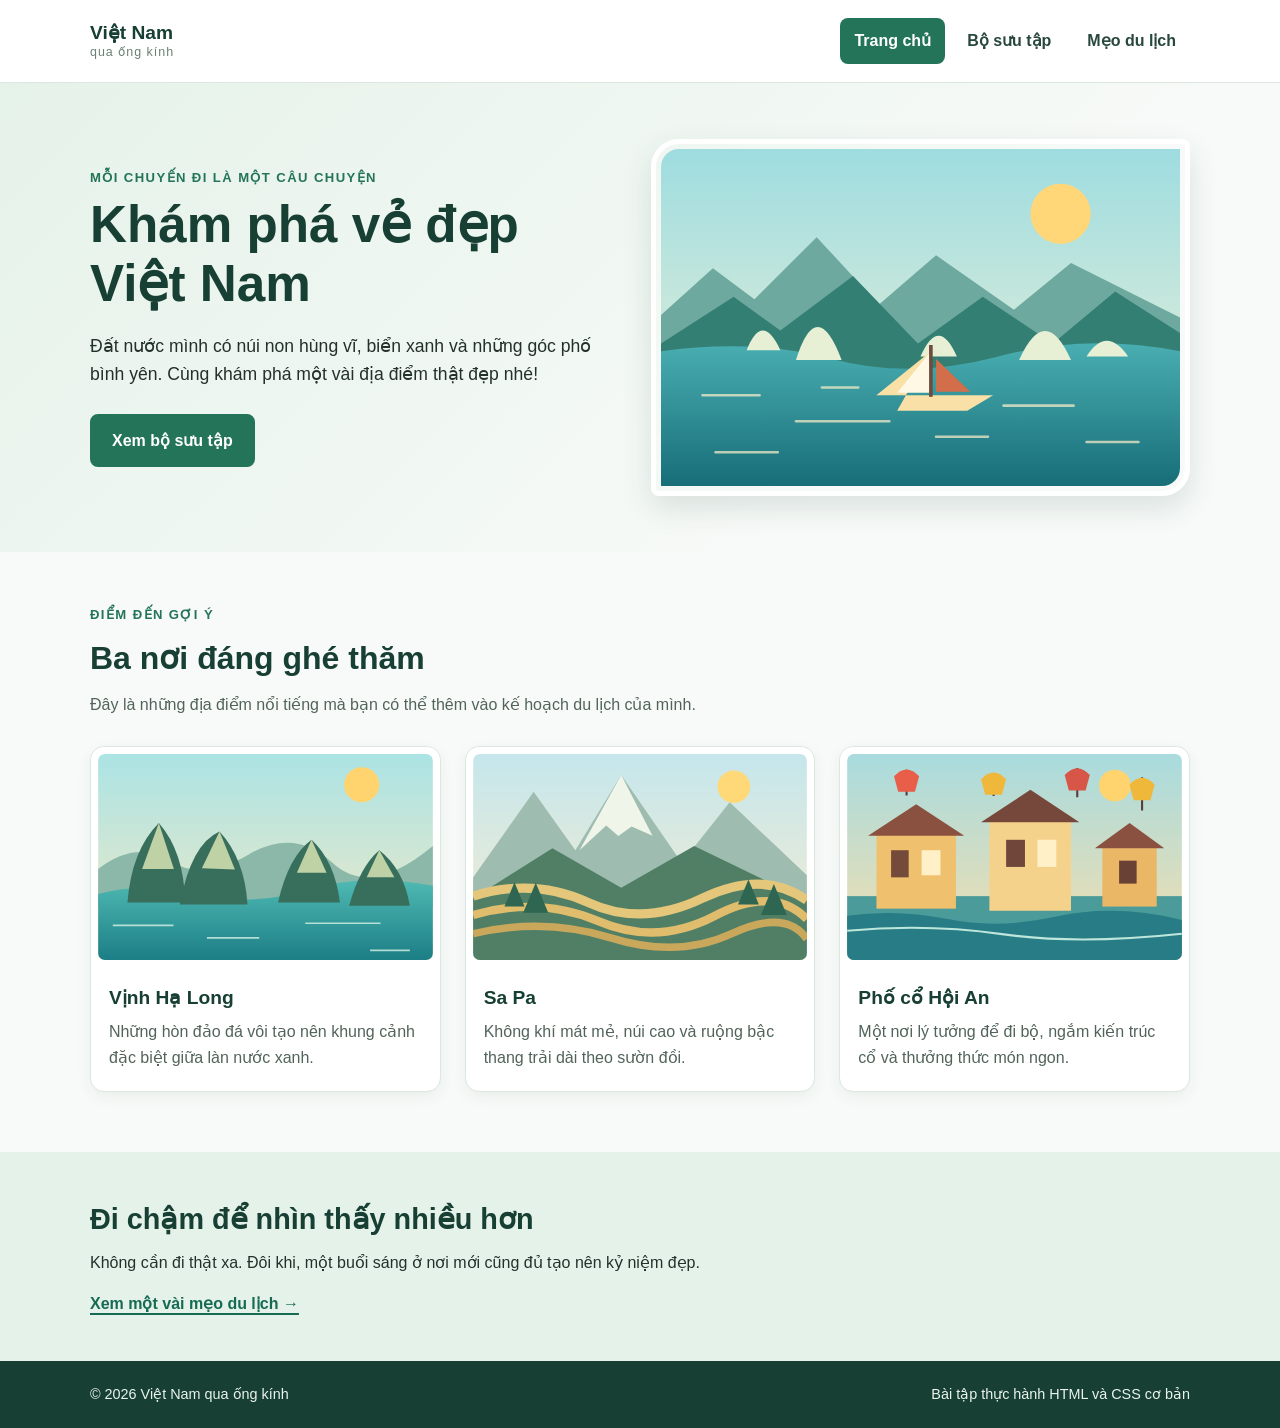
<file: index.html>
<!DOCTYPE html>
<html lang="vi">
<head>
    <meta charset="UTF-8">
    <meta name="viewport" content="width=device-width, initial-scale=1.0">
    <title>Khám phá Việt Nam - Trang chủ</title>
    <link rel="stylesheet" href="style.css">
</head>
<body>
    <a class="skip-link" href="#main-content">Chuyển đến nội dung chính</a>

    <header class="site-header">
        <div class="container header-inner">
            <a class="site-logo" href="index.html">Việt Nam <span>qua ống kính</span></a>
            <nav class="main-nav" aria-label="Điều hướng chính">
                <ul>
                    <li><a href="index.html" aria-current="page">Trang chủ</a></li>
                    <li><a href="gallery.html">Bộ sưu tập</a></li>
                    <li><a href="tips.html">Mẹo du lịch</a></li>
                </ul>
            </nav>
        </div>
    </header>

    <main id="main-content">
        <section class="hero">
            <div class="container hero-layout">
                <div class="hero-text">
                    <p class="eyebrow">Mỗi chuyến đi là một câu chuyện</p>
                    <h1>Khám phá vẻ đẹp Việt Nam</h1>
                    <p>Đất nước mình có núi non hùng vĩ, biển xanh và những góc phố bình yên. Cùng khám phá một vài địa điểm thật đẹp nhé!</p>
                    <a class="button-link" href="gallery.html">Xem bộ sưu tập</a>
                </div>
                <img class="hero-image" src="images/viet-nam.svg" alt="Minh họa vịnh biển Việt Nam với núi xanh và thuyền buồm">
            </div>
        </section>

        <section class="container section-spacing">
            <div class="section-heading">
                <p class="eyebrow">Điểm đến gợi ý</p>
                <h2>Ba nơi đáng ghé thăm</h2>
                <p>Đây là những địa điểm nổi tiếng mà bạn có thể thêm vào kế hoạch du lịch của mình.</p>
            </div>

            <div class="destination-grid">
                <article class="destination-card">
                    <img src="images/ha-long.svg" alt="Vịnh Hạ Long với những đảo đá giữa mặt nước">
                    <div class="card-content">
                        <h3>Vịnh Hạ Long</h3>
                        <p>Những hòn đảo đá vôi tạo nên khung cảnh đặc biệt giữa làn nước xanh.</p>
                    </div>
                </article>
                <article class="destination-card">
                    <img src="images/sa-pa.svg" alt="Ruộng bậc thang xanh nằm giữa núi ở Sa Pa">
                    <div class="card-content">
                        <h3>Sa Pa</h3>
                        <p>Không khí mát mẻ, núi cao và ruộng bậc thang trải dài theo sườn đồi.</p>
                    </div>
                </article>
                <article class="destination-card">
                    <img src="images/hoi-an.svg" alt="Những ngôi nhà vàng và đèn lồng ở phố cổ Hội An">
                    <div class="card-content">
                        <h3>Phố cổ Hội An</h3>
                        <p>Một nơi lý tưởng để đi bộ, ngắm kiến trúc cổ và thưởng thức món ngon.</p>
                    </div>
                </article>
            </div>
        </section>

        <section class="quote-section">
            <div class="container quote-content">
                <h2>Đi chậm để nhìn thấy nhiều hơn</h2>
                <p>Không cần đi thật xa. Đôi khi, một buổi sáng ở nơi mới cũng đủ tạo nên kỷ niệm đẹp.</p>
                <a class="text-link" href="tips.html">Xem một vài mẹo du lịch →</a>
            </div>
        </section>
    </main>

    <footer class="site-footer">
        <div class="container footer-inner">
            <p>© 2026 Việt Nam qua ống kính</p>
            <p>Bài tập thực hành HTML và CSS cơ bản</p>
        </div>
    </footer>
</body>
</html>
</file>
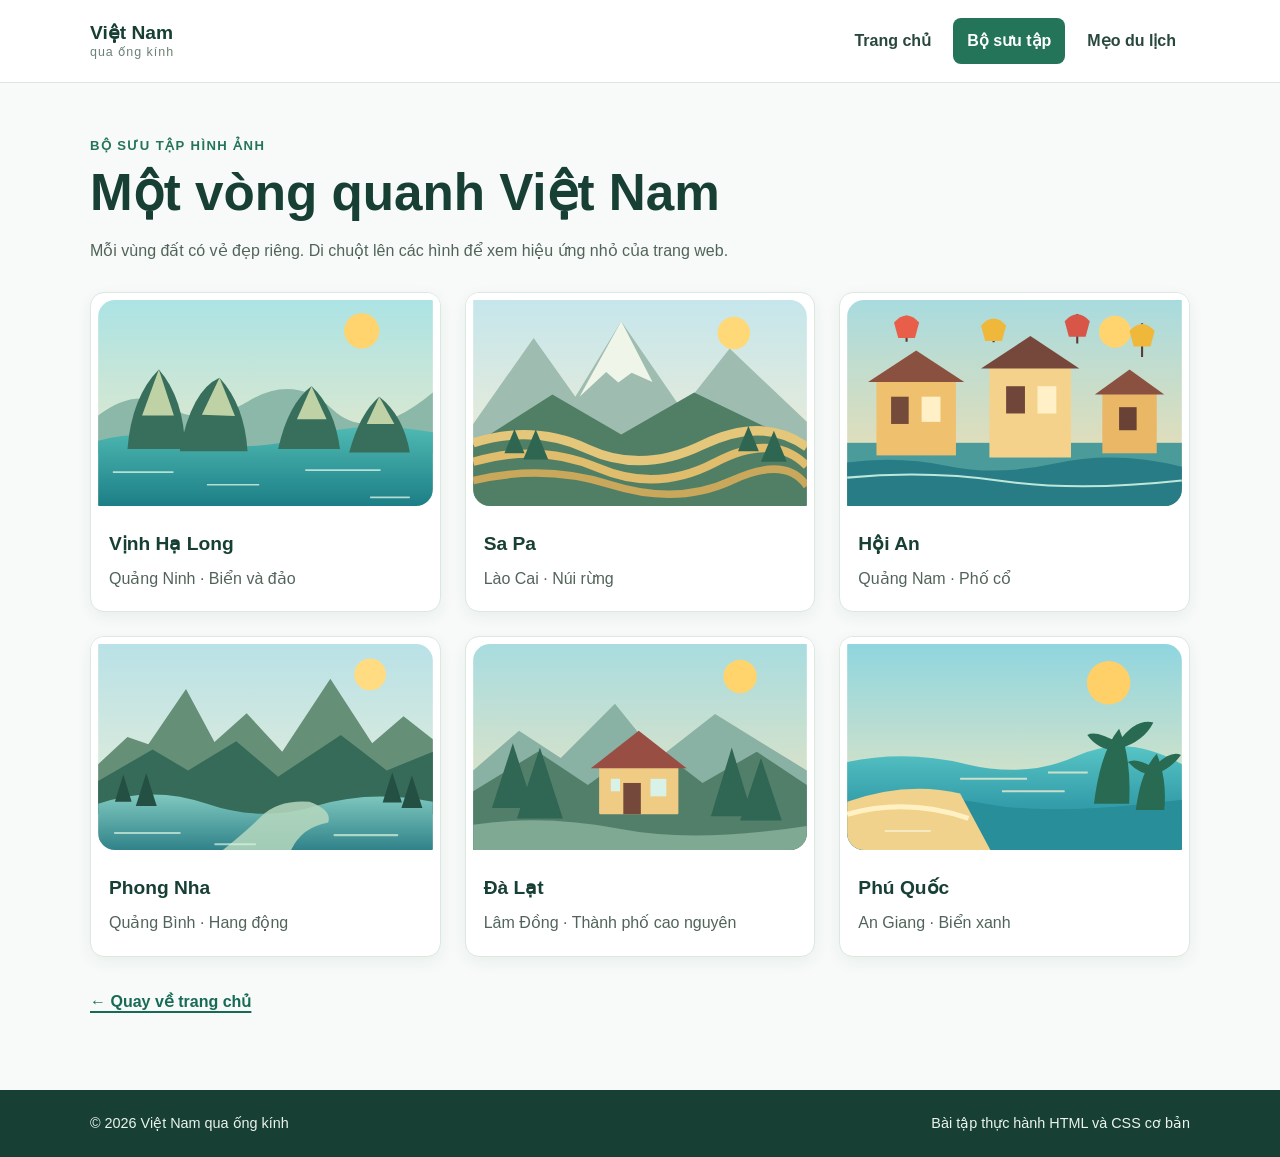
<file: gallery.html>
<!DOCTYPE html>
<html lang="vi">
<head>
    <meta charset="UTF-8">
    <meta name="viewport" content="width=device-width, initial-scale=1.0">
    <title>Bộ sưu tập - Khám phá Việt Nam</title>
    <link rel="stylesheet" href="style.css">
</head>
<body>
    <a class="skip-link" href="#main-content">Chuyển đến nội dung chính</a>

    <header class="site-header">
        <div class="container header-inner">
            <a class="site-logo" href="index.html">Việt Nam <span>qua ống kính</span></a>
            <nav class="main-nav" aria-label="Điều hướng chính">
                <ul>
                    <li><a href="index.html">Trang chủ</a></li>
                    <li><a href="gallery.html" aria-current="page">Bộ sưu tập</a></li>
                    <li><a href="tips.html">Mẹo du lịch</a></li>
                </ul>
            </nav>
        </div>
    </header>

    <main id="main-content" class="container section-spacing">
        <div class="page-heading">
            <p class="eyebrow">Bộ sưu tập hình ảnh</p>
            <h1>Một vòng quanh Việt Nam</h1>
            <p>Mỗi vùng đất có vẻ đẹp riêng. Di chuột lên các hình để xem hiệu ứng nhỏ của trang web.</p>
        </div>

        <div class="photo-grid">
            <article class="photo-card">
                <img src="images/ha-long.svg" alt="Các đảo đá xanh trên vịnh Hạ Long">
                <div class="card-content">
                    <h2>Vịnh Hạ Long</h2>
                    <p>Quảng Ninh · Biển và đảo</p>
                </div>
            </article>
            <article class="photo-card">
                <img src="images/sa-pa.svg" alt="Những thửa ruộng bậc thang ở vùng núi Sa Pa">
                <div class="card-content">
                    <h2>Sa Pa</h2>
                    <p>Lào Cai · Núi rừng</p>
                </div>
            </article>
            <article class="photo-card">
                <img src="images/hoi-an.svg" alt="Phố cổ Hội An với những ngôi nhà vàng và đèn lồng">
                <div class="card-content">
                    <h2>Hội An</h2>
                    <p>Quảng Nam · Phố cổ</p>
                </div>
            </article>
            <article class="photo-card">
                <img src="images/phong-nha.svg" alt="Núi đá vôi và dòng sông ở Phong Nha">
                <div class="card-content">
                    <h2>Phong Nha</h2>
                    <p>Quảng Bình · Hang động</p>
                </div>
            </article>
            <article class="photo-card">
                <img src="images/da-lat.svg" alt="Đồi thông và ngôi nhà nhỏ ở Đà Lạt">
                <div class="card-content">
                    <h2>Đà Lạt</h2>
                    <p>Lâm Đồng · Thành phố cao nguyên</p>
                </div>
            </article>
            <article class="photo-card">
                <img src="images/phu-quoc.svg" alt="Bãi biển cát vàng và hàng dừa ở Phú Quốc">
                <div class="card-content">
                    <h2>Phú Quốc</h2>
                    <p>An Giang · Biển xanh</p>
                </div>
            </article>
        </div>

        <p class="back-link"><a class="text-link" href="index.html">← Quay về trang chủ</a></p>
    </main>

    <footer class="site-footer">
        <div class="container footer-inner">
            <p>© 2026 Việt Nam qua ống kính</p>
            <p>Bài tập thực hành HTML và CSS cơ bản</p>
        </div>
    </footer>
</body>
</html>
</file>
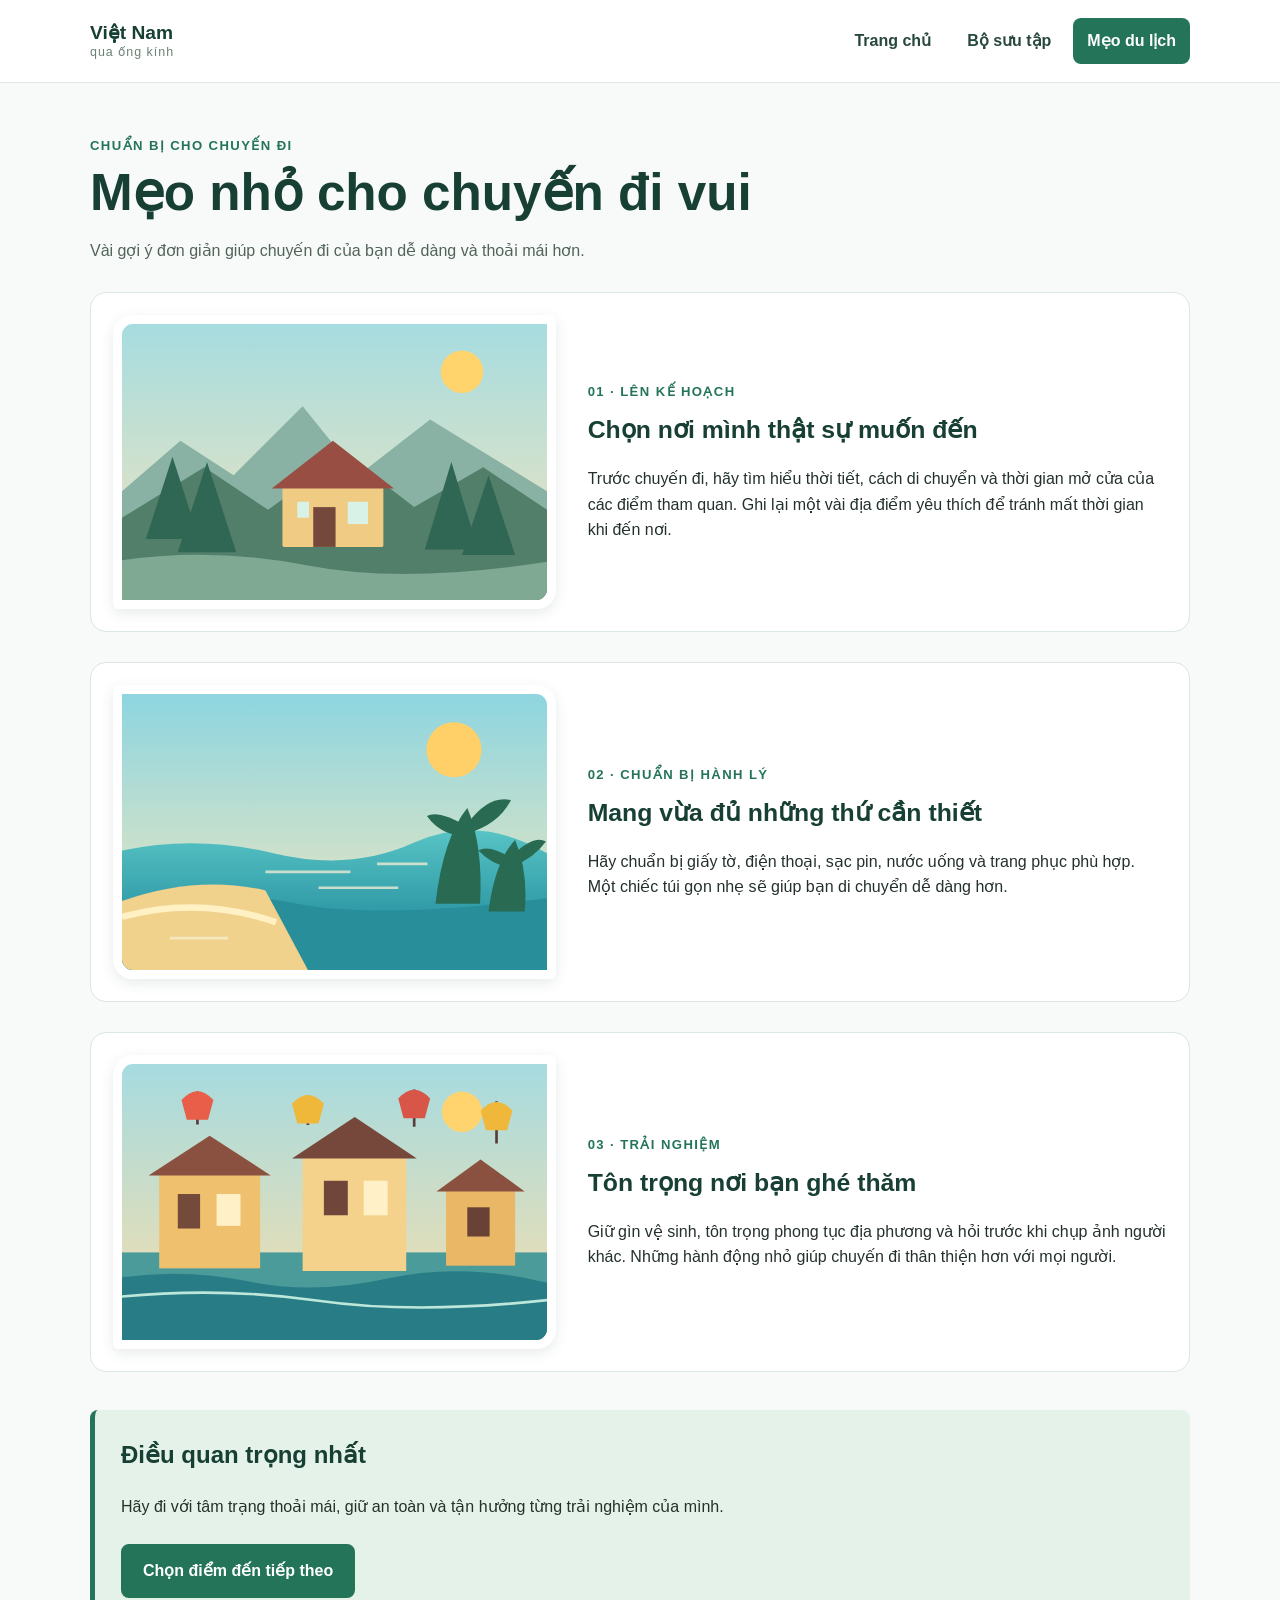
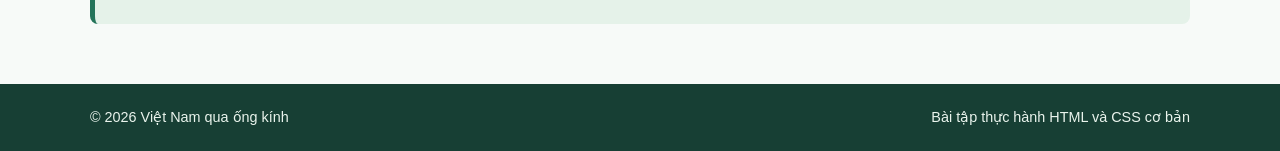
<file: tips.html>
<!DOCTYPE html>
<html lang="vi">
<head>
    <meta charset="UTF-8">
    <meta name="viewport" content="width=device-width, initial-scale=1.0">
    <title>Mẹo du lịch - Khám phá Việt Nam</title>
    <link rel="stylesheet" href="style.css">
</head>
<body>
    <a class="skip-link" href="#main-content">Chuyển đến nội dung chính</a>

    <header class="site-header">
        <div class="container header-inner">
            <a class="site-logo" href="index.html">Việt Nam <span>qua ống kính</span></a>
            <nav class="main-nav" aria-label="Điều hướng chính">
                <ul>
                    <li><a href="index.html">Trang chủ</a></li>
                    <li><a href="gallery.html">Bộ sưu tập</a></li>
                    <li><a href="tips.html" aria-current="page">Mẹo du lịch</a></li>
                </ul>
            </nav>
        </div>
    </header>

    <main id="main-content" class="container section-spacing">
        <div class="page-heading">
            <p class="eyebrow">Chuẩn bị cho chuyến đi</p>
            <h1>Mẹo nhỏ cho chuyến đi vui</h1>
            <p>Vài gợi ý đơn giản giúp chuyến đi của bạn dễ dàng và thoải mái hơn.</p>
        </div>

        <section class="tip-row">
            <img src="images/da-lat.svg" alt="Đồi thông xanh và ngôi nhà nhỏ giữa thiên nhiên">
            <div class="tip-copy">
                <p class="eyebrow">01 · Lên kế hoạch</p>
                <h2>Chọn nơi mình thật sự muốn đến</h2>
                <p>Trước chuyến đi, hãy tìm hiểu thời tiết, cách di chuyển và thời gian mở cửa của các điểm tham quan. Ghi lại một vài địa điểm yêu thích để tránh mất thời gian khi đến nơi.</p>
            </div>
        </section>

        <section class="tip-row reverse-row">
            <img src="images/phu-quoc.svg" alt="Bãi biển yên bình với hàng dừa và mặt trời">
            <div class="tip-copy">
                <p class="eyebrow">02 · Chuẩn bị hành lý</p>
                <h2>Mang vừa đủ những thứ cần thiết</h2>
                <p>Hãy chuẩn bị giấy tờ, điện thoại, sạc pin, nước uống và trang phục phù hợp. Một chiếc túi gọn nhẹ sẽ giúp bạn di chuyển dễ dàng hơn.</p>
            </div>
        </section>

        <section class="tip-row">
            <img src="images/hoi-an.svg" alt="Phố cổ với những chiếc đèn lồng nhiều màu sắc">
            <div class="tip-copy">
                <p class="eyebrow">03 · Trải nghiệm</p>
                <h2>Tôn trọng nơi bạn ghé thăm</h2>
                <p>Giữ gìn vệ sinh, tôn trọng phong tục địa phương và hỏi trước khi chụp ảnh người khác. Những hành động nhỏ giúp chuyến đi thân thiện hơn với mọi người.</p>
            </div>
        </section>

        <section class="note-box">
            <h2>Điều quan trọng nhất</h2>
            <p>Hãy đi với tâm trạng thoải mái, giữ an toàn và tận hưởng từng trải nghiệm của mình.</p>
            <a class="button-link" href="gallery.html">Chọn điểm đến tiếp theo</a>
        </section>
    </main>

    <footer class="site-footer">
        <div class="container footer-inner">
            <p>© 2026 Việt Nam qua ống kính</p>
            <p>Bài tập thực hành HTML và CSS cơ bản</p>
        </div>
    </footer>
</body>
</html>
</file>
<file: style.css>
/* CSS cơ bản dùng chung cho cả ba trang */

* {
    box-sizing: border-box;
}

html {
    scroll-behavior: smooth;
}

body {
    margin: 0;
    font-family: Arial, Helvetica, sans-serif;
    line-height: 1.6;
    color: #24312b;
    background-color: #f7faf8;
}

img {
    display: block;
    max-width: 100%;
}

a {
    color: #176b55;
}

a:hover {
    color: #0b4737;
}

a:focus-visible,
button:focus-visible {
    outline: 3px solid #e29c31;
    outline-offset: 4px;
}

.container {
    width: min(1100px, 92%);
    margin: 0 auto;
}

/* Liên kết bỏ qua chỉ xuất hiện khi người dùng nhấn Tab để tập trung vào nó */
.skip-link {
    position: absolute;
    top: 10px;
    left: 10px;
    z-index: 10;
    padding: 12px 16px;
    color: #ffffff;
    background-color: #173f34;
    border-radius: 6px;
    text-decoration: none;
    transform: translateY(-160%);
}

.skip-link:focus {
    transform: translateY(0);
}

.site-header {
    background-color: #ffffff;
    border-bottom: 1px solid #dce7df;
}

.header-inner {
    display: flex;
    justify-content: space-between;
    align-items: center;
    gap: 24px;
    padding-top: 18px;
    padding-bottom: 18px;
}

.site-logo {
    color: #173f34;
    font-size: 1.2rem;
    font-weight: bold;
    line-height: 1.25;
    text-decoration: none;
}

.site-logo span {
    display: block;
    color: #6b8175;
    font-size: 0.78rem;
    font-weight: normal;
    letter-spacing: 1px;
}

.main-nav ul {
    display: flex;
    flex-wrap: wrap;
    gap: 8px;
    margin: 0;
    padding: 0;
    list-style: none;
}

.main-nav a {
    display: block;
    padding: 10px 14px;
    color: #29483d;
    background-color: transparent;
    border-radius: 8px;
    font-weight: bold;
    text-decoration: none;
    transition: background-color 0.2s ease, color 0.2s ease;
}

.main-nav a:hover,
.main-nav a[aria-current="page"] {
    color: #ffffff;
    background-color: #24745a;
}

.hero {
    padding: 56px 0;
    background: linear-gradient(135deg, #e5f2e9, #f7faf8 70%);
}

.hero-layout {
    display: flex;
    align-items: center;
    gap: 42px;
}

.hero-text {
    flex: 1;
}

.hero h1,
.page-heading h1 {
    margin: 0 0 16px;
    color: #173f34;
    font-size: clamp(2rem, 4vw, 3.2rem);
    line-height: 1.15;
}

.hero-text > p:not(.eyebrow) {
    max-width: 540px;
    margin-bottom: 26px;
    font-size: 1.1rem;
}

.hero-image {
    flex: 1;
    width: 48%;
    border: 5px solid #ffffff;
    padding: 5px;
    border-radius: 28px 8px 28px 8px;
    box-shadow: 0 12px 30px rgba(23, 63, 52, 0.13);
}

.eyebrow {
    margin: 0 0 8px;
    color: #24745a;
    font-size: 0.82rem;
    font-weight: bold;
    letter-spacing: 1.4px;
    text-transform: uppercase;
}

.button-link {
    display: inline-block;
    padding: 12px 20px;
    color: #ffffff;
    background-color: #24745a;
    border: 2px solid #24745a;
    border-radius: 8px;
    font-weight: bold;
    text-decoration: none;
    transition: background-color 0.2s ease, transform 0.2s ease;
}

.button-link:hover {
    color: #ffffff;
    background-color: #173f34;
    border-color: #173f34;
    transform: translateY(-2px);
}

.section-spacing {
    padding-top: 52px;
    padding-bottom: 60px;
}

.section-heading,
.page-heading {
    max-width: 720px;
    margin-bottom: 28px;
}

.section-heading h2,
.page-heading h1 {
    margin-top: 0;
}

.section-heading h2 {
    margin-bottom: 8px;
    color: #173f34;
    font-size: 2rem;
}

.section-heading > p:last-child,
.page-heading > p:last-child {
    margin-top: 0;
    color: #52645a;
}

/* CSS Grid: chia các thẻ địa điểm thành nhiều cột */
.destination-grid,
.photo-grid {
    display: grid;
    grid-template-columns: repeat(3, minmax(0, 1fr));
    gap: 24px;
}

.destination-card,
.photo-card {
    overflow: hidden;
    background-color: #ffffff;
    border: 1px solid #dce7df;
    border-radius: 14px;
    box-shadow: 0 5px 16px rgba(23, 63, 52, 0.06);
    transition: transform 0.2s ease, box-shadow 0.2s ease;
}

.destination-card:hover,
.photo-card:hover {
    transform: translateY(-5px);
    box-shadow: 0 12px 24px rgba(23, 63, 52, 0.13);
}

.destination-card img,
.photo-card img {
    width: 100%;
    height: 220px;
    object-fit: cover;
    border: 3px solid #ffffff;
    padding: 4px;
    border-radius: 14px;
}

/* nth-child tạo kiểu góc ảnh khác nhau theo vị trí của thẻ */
.photo-card:nth-child(odd) img {
    border-radius: 24px 8px 24px 8px;
}

.photo-card:nth-child(even) img {
    border-radius: 8px 24px 8px 24px;
}

.card-content {
    padding: 16px 18px 20px;
}

.card-content h2,
.card-content h3 {
    margin: 0 0 6px;
    color: #173f34;
    font-size: 1.2rem;
}

.card-content p {
    margin: 0;
    color: #52645a;
}

.quote-section {
    padding: 44px 0;
    background-color: #e5f2e9;
}

.quote-content h2 {
    margin: 0 0 8px;
    color: #173f34;
    font-size: 1.8rem;
}

.quote-content p {
    margin-top: 0;
}

.text-link {
    font-weight: bold;
    text-decoration-thickness: 2px;
    text-underline-offset: 4px;
}

/* Trang mẹo du lịch dùng Flex để xếp ảnh và chữ nằm cạnh nhau */
.tip-row {
    display: flex;
    align-items: center;
    gap: 32px;
    margin-bottom: 30px;
    padding: 22px;
    background-color: #ffffff;
    border: 1px solid #dce7df;
    border-radius: 16px;
}

.tip-row img {
    flex: 0 0 42%;
    width: 42%;
    border: 4px solid #ffffff;
    padding: 5px;
    border-radius: 20px 6px 20px 6px;
    box-shadow: 0 4px 14px rgba(23, 63, 52, 0.1);
}

.tip-row:nth-of-type(even) img {
    border-radius: 6px 20px 6px 20px;
}

.tip-copy {
    flex: 1;
}

.tip-copy h2 {
    margin: 0 0 10px;
    color: #173f34;
    font-size: 1.55rem;
}

.tip-copy p:last-child {
    margin-bottom: 0;
}

.note-box {
    margin-top: 38px;
    padding: 26px;
    background-color: #e5f2e9;
    border-left: 5px solid #24745a;
    border-radius: 8px;
}

.note-box h2 {
    margin-top: 0;
    color: #173f34;
}

.note-box .button-link {
    margin-top: 8px;
}

.back-link {
    margin-top: 32px;
}

.site-footer {
    padding: 22px 0;
    color: #eaf4ed;
    background-color: #173f34;
}

.footer-inner {
    display: flex;
    justify-content: space-between;
    flex-wrap: wrap;
    gap: 8px 20px;
}

.footer-inner p {
    margin: 0;
    font-size: 0.9rem;
}

@media (max-width: 760px) {
    .header-inner {
        align-items: flex-start;
        flex-direction: column;
        gap: 16px;
    }

    .main-nav ul {
        gap: 4px;
    }

    .main-nav a {
        padding: 9px 10px;
    }

    .hero-layout {
        align-items: stretch;
        flex-direction: column;
        gap: 26px;
    }

    .hero-image {
        width: 100%;
    }

    .destination-grid,
    .photo-grid {
        grid-template-columns: repeat(2, minmax(0, 1fr));
    }

    .tip-row,
    .tip-row.reverse-row {
        align-items: stretch;
        flex-direction: column;
        gap: 18px;
    }

    .tip-row img {
        width: 100%;
        flex-basis: auto;
    }
}

@media (max-width: 500px) {
    .destination-grid,
    .photo-grid {
        grid-template-columns: 1fr;
    }

    .hero {
        padding: 38px 0;
    }

    .section-spacing {
        padding-top: 38px;
        padding-bottom: 44px;
    }
}
</file>
